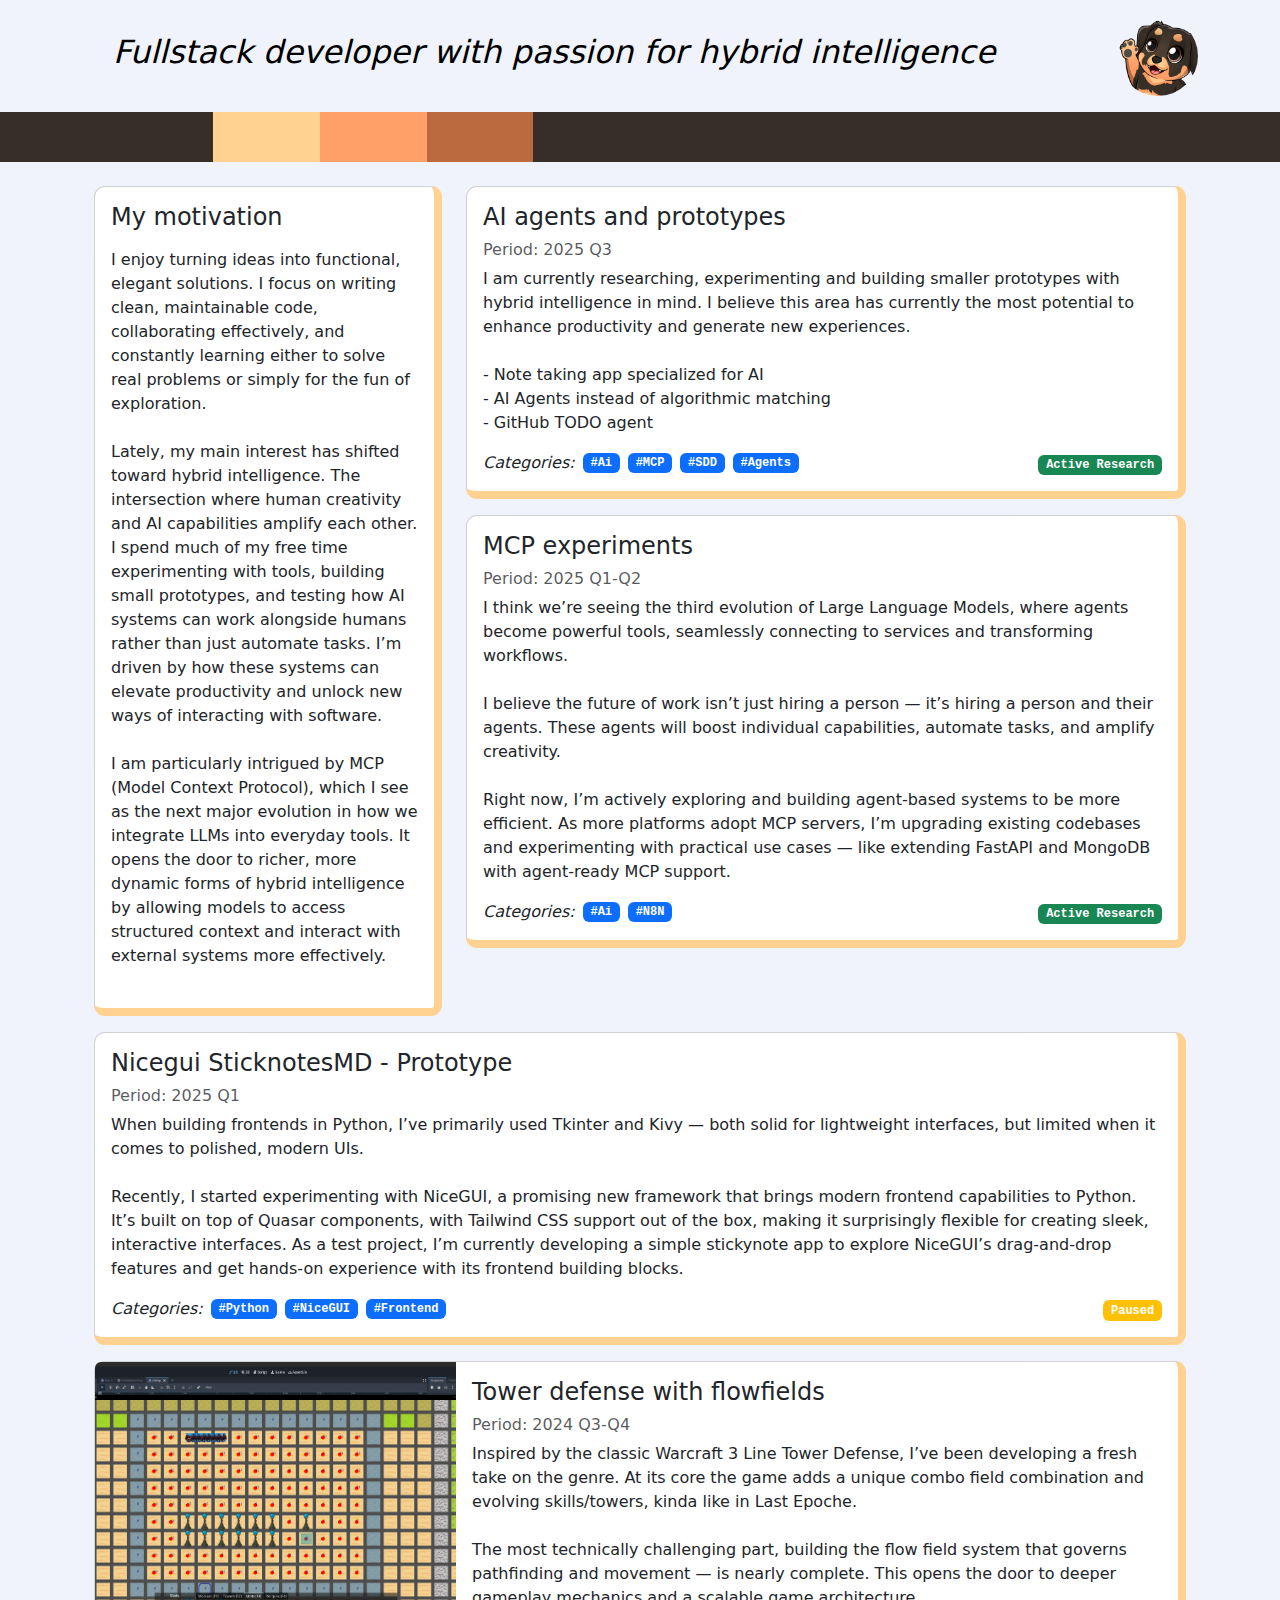
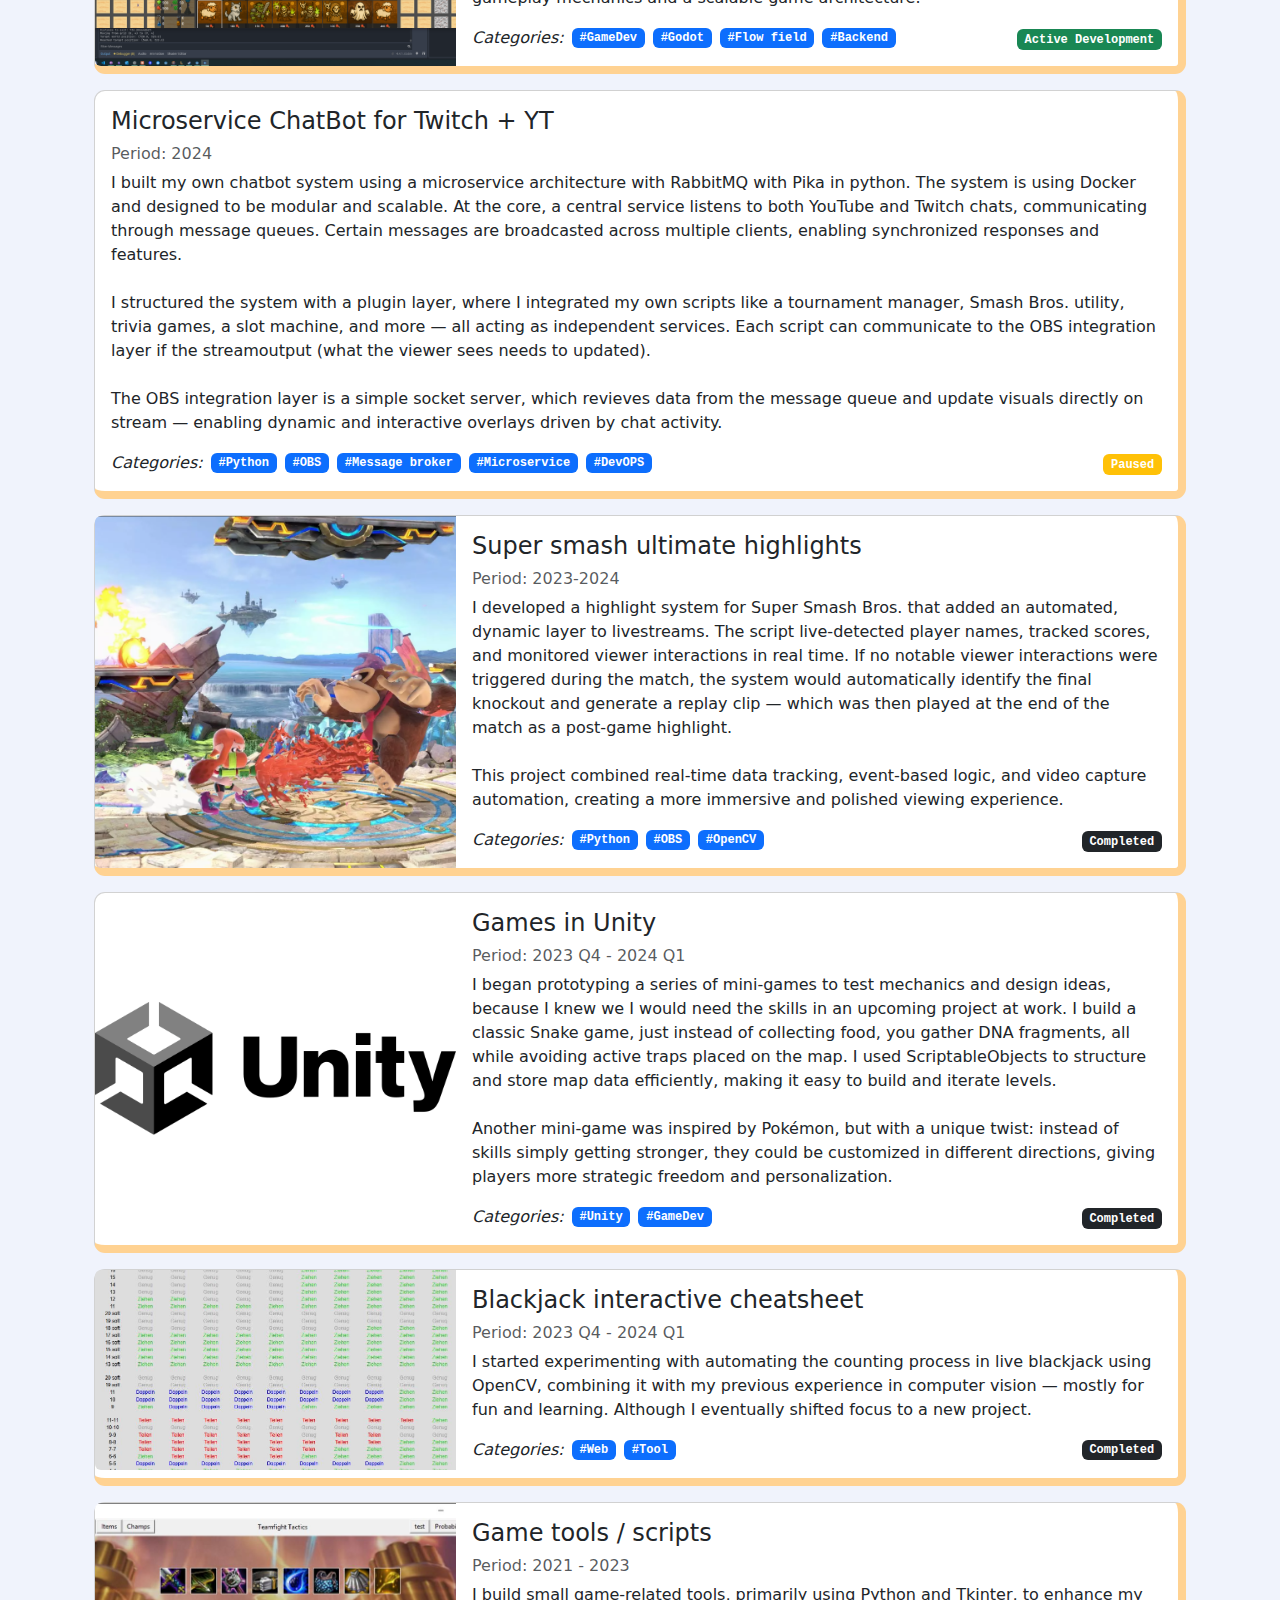
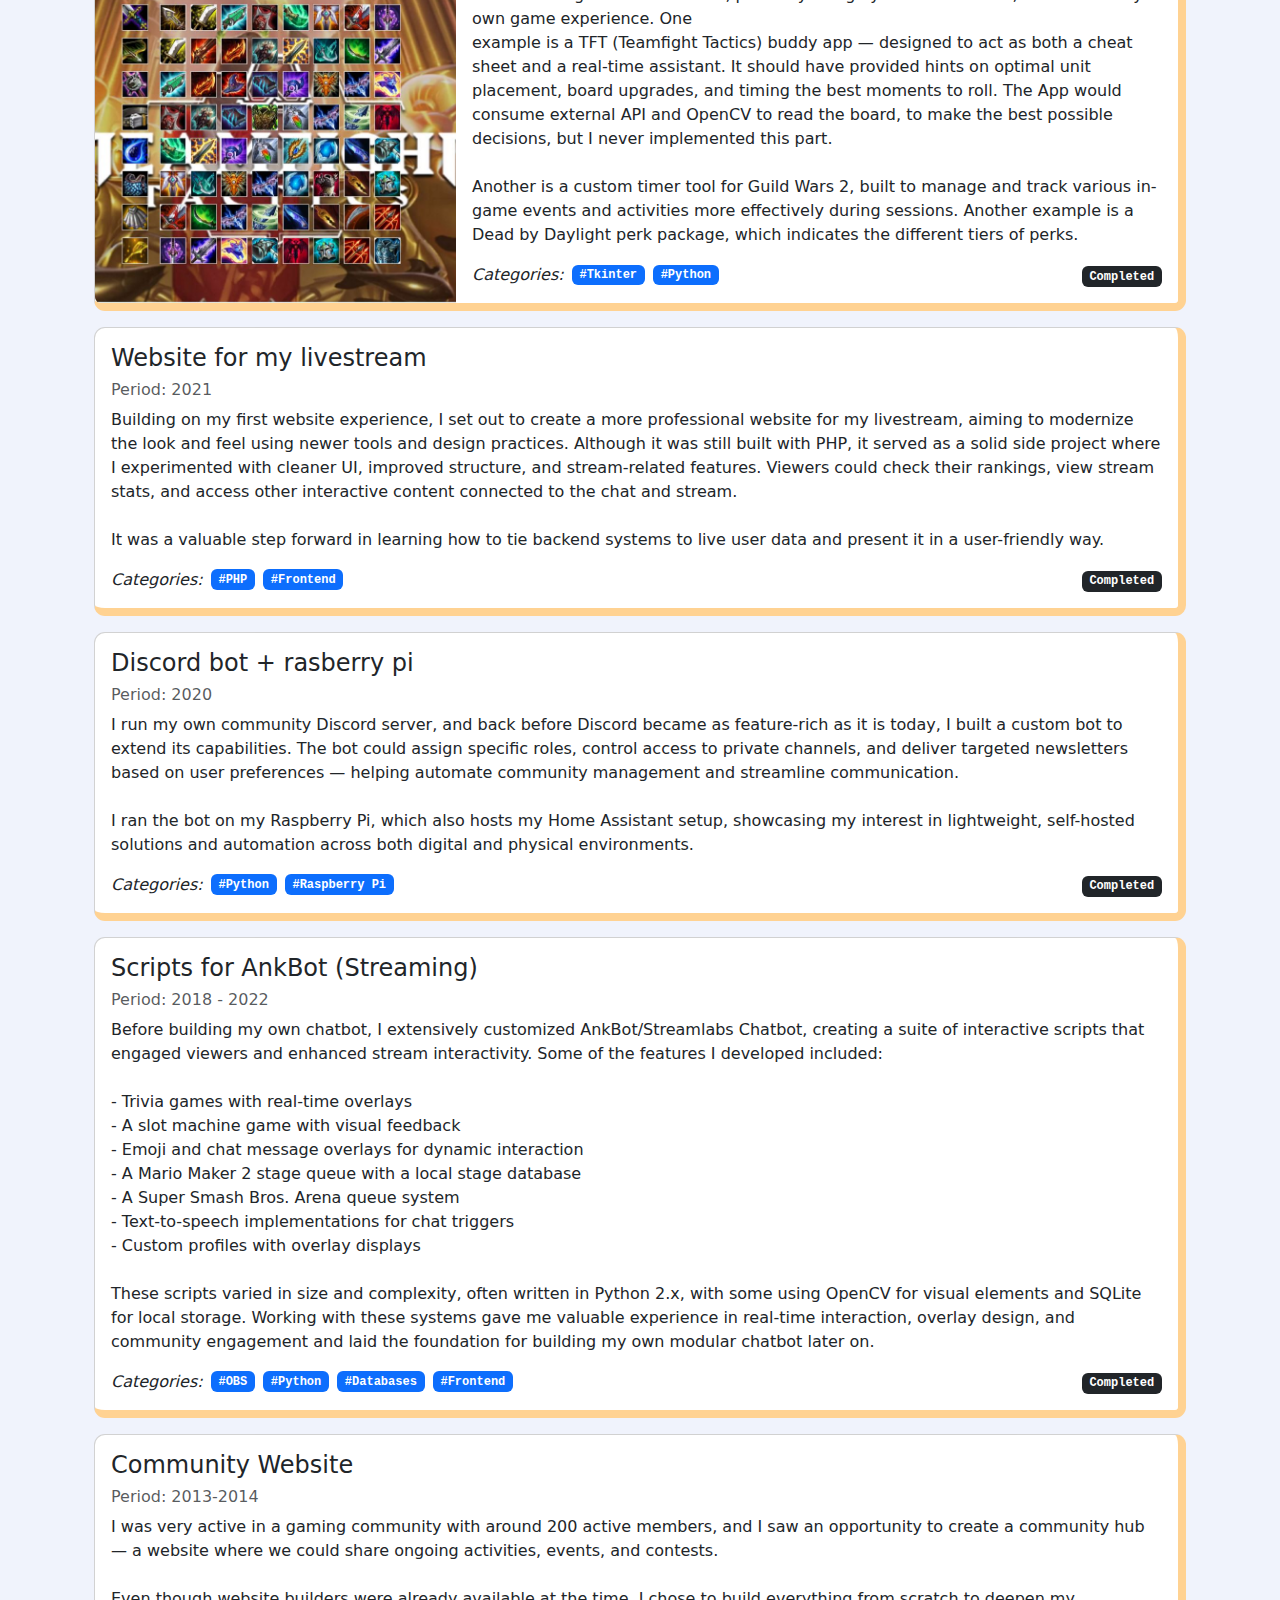
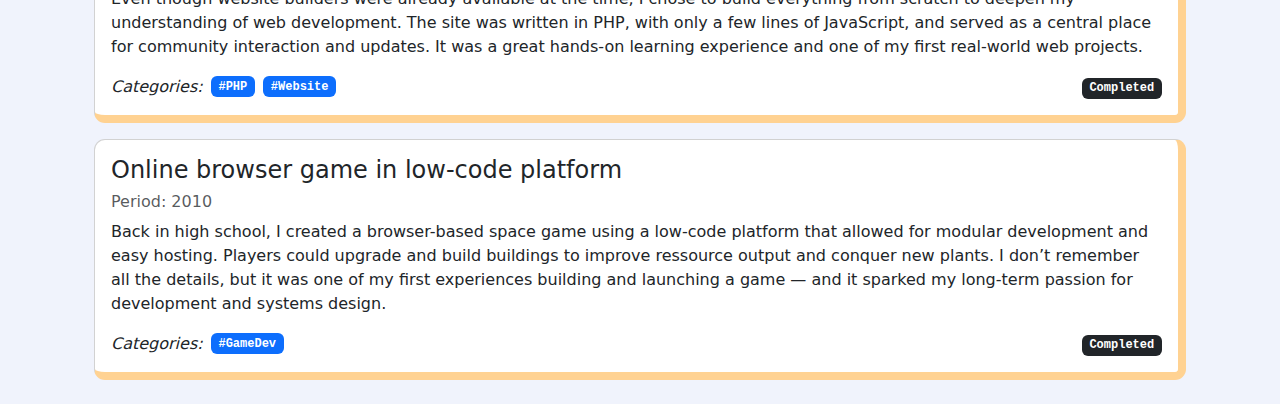
<file: index.html>
<!DOCTYPE html>
<html data-bs-theme="light" lang="en">

<head>
    <meta charset="utf-8">
    <meta name="viewport" content="width=device-width, initial-scale=1.0, shrink-to-fit=no">
    <title>Portfolio_New</title>
    <link rel="stylesheet" href="assets/bootstrap/css/bootstrap.min.css">
    <link rel="stylesheet" href="https://fonts.googleapis.com/css?family=Montserrat:400,500,700">
    <link rel="stylesheet" href="assets/css/styles.min.css">
</head>

<body style="background: #f0f3fc;">
    <nav class="navbar navbar-expand-md py-3" style="background: #f0f3fc;">
        <div class="container"><a class="navbar-brand d-flex vw-100 flex-column align-items-start" href="#">
                <h2 class="fw-light fst-italic lh-base" style="padding-left: 31px;">Fullstack developer with passion for hybrid intelligence</h2>
            </a><img class="float-end rounded-circle" src="assets/img/Paw%20ver.2.png" width="80px"><button data-bs-toggle="collapse" class="navbar-toggler" data-bs-target="#navcol-2"><span class="visually-hidden">Toggle navigation</span><span class="navbar-toggler-icon"></span></button>
            <div class="collapse navbar-collapse" id="navcol-2">
                <ul class="navbar-nav ms-auto"></ul><a class="btn btn-primary d-none ms-md-2 custom-button" role="button" href="#">CV</a><a class="btn btn-primary d-none ms-md-2 custom-button" role="button" href="#">Projects</a>
            </div>
        </div>
    </nav>
    <div class="container-fluid p-0">
        <div class="row g-0">
            <div class="col-2" style="background: var(--custom-color-base);">
                <div style="min-height: 50px;"></div>
            </div>
            <div class="col-1" style="background: var(--custom-color-accent01);">
                <div></div>
            </div>
            <div class="col-1" style="background: var(--custom-color-accent02);">
                <div></div>
            </div>
            <div class="col-1" style="background: var(--custom-color-accent03);">
                <div></div>
            </div>
            <div class="col" style="background: var(--custom-color-base);">
                <div></div>
            </div>
        </div>
    </div>
    <div class="container mt-4 mb-4">
        <div class="row">
            <div class="col col-sm-12 col-md-12 col-lg-4 col-xl-4 col-xxl-4 d-flex align-items-stretch mb-3">
                <div class="card custom-card">
                    <div class="card-body">
                        <h4 class="mb-3 card-title">My motivation</h4>
                        <p class="card-text">I enjoy turning ideas into functional, elegant solutions. I focus on writing clean, maintainable code, collaborating effectively, and constantly learning either to solve real problems or simply for the fun of exploration.<br><br>Lately, my main interest has shifted toward hybrid intelligence. The intersection where human creativity and AI capabilities amplify each other. I spend much of my free time experimenting with tools, building small prototypes, and testing how AI systems can work alongside humans rather than just automate tasks. I’m driven by how these systems can elevate productivity and unlock new ways of interacting with software.<br><br>I am particularly intrigued by MCP (Model Context Protocol), which I see as the next major evolution in how we integrate LLMs into everyday tools. It opens the door to richer, more dynamic forms of hybrid intelligence by allowing models to access structured context and interact with external systems more effectively.<br><br></p>
                    </div>
                </div>
            </div>
            <div class="col mb-3">
                <div class="d-flex flex-column gap-3">
                    <div class="card custom-card">
                        <div class="row g-0">
                            <div class="col">
                                <div class="card-body">
                                    <h4>AI agents and prototypes</h4>
                                    <h6 class="text-muted mb-2">Period: 2025 Q3</h6>
                                    <p>I am currently researching, experimenting and building smaller prototypes with hybrid intelligence in mind. I believe this area has currently the most potential to enhance productivity and generate new experiences.<br><br>- Note taking app specialized for AI<br>- AI Agents instead of algorithmic matching<br>- GitHub TODO agent</p>
                                    <div class="d-flex justify-content-start align-items-center gap-2"><span class="fst-italic">Categories:</span><span class="badge bg-primary font-monospace">#Ai</span><span class="badge bg-primary font-monospace">#MCP</span><span class="badge bg-primary font-monospace">#SDD</span><span class="badge bg-primary font-monospace">#Agents</span></div><span class="badge bg-success font-monospace position-absolute bottom-0 end-0 m-3">Active Research</span>
                                </div>
                            </div>
                        </div>
                    </div>
                    <div class="card custom-card">
                        <div class="row g-0">
                            <div class="col">
                                <div class="card-body">
                                    <h4>MCP experiments</h4>
                                    <h6 class="text-muted mb-2">Period: 2025 Q1-Q2</h6>
                                    <p>I think we’re seeing the third evolution of Large Language Models, where agents become powerful tools, seamlessly connecting to services and transforming workflows.<br><br>I believe the future of work isn’t just hiring a person — it’s hiring a person and their agents. These agents will boost individual capabilities, automate tasks, and amplify creativity.<br><br>Right now, I’m actively exploring and building agent-based systems to be more efficient. As more platforms adopt MCP servers, I’m upgrading existing codebases and experimenting with practical use cases — like extending FastAPI and MongoDB with agent-ready MCP support.</p>
                                    <div class="text-break d-flex justify-content-start align-items-center gap-2"><span class="fst-italic">Categories:</span><span class="badge bg-primary font-monospace">#Ai</span><span class="badge bg-primary font-monospace">#N8N</span><span class="badge bg-success font-monospace position-absolute bottom-0 end-0 m-3">Active&nbsp;<strong>Research</strong></span></div>
                                </div>
                            </div>
                        </div>
                    </div>
                </div>
            </div>
        </div>
        <div class="row mb-4">
            <div class="col">
                <div class="d-flex flex-column gap-3">
                    <div class="card custom-card">
                        <div class="row g-0">
                            <div class="col">
                                <div class="card-body">
                                    <h4>Nicegui SticknotesMD - Prototype</h4>
                                    <h6 class="text-muted mb-2">Period: 2025 Q1</h6>
                                    <p>When building frontends in Python, I’ve primarily used Tkinter and Kivy — both solid for lightweight interfaces, but limited when it comes to polished, modern UIs.<br><br>Recently, I started experimenting with NiceGUI, a promising new framework that brings modern frontend capabilities to Python. It’s built on top of Quasar components, with Tailwind CSS support out of the box, making it surprisingly flexible for creating sleek, interactive interfaces. As a test project, I’m currently developing a simple stickynote app to explore NiceGUI’s drag-and-drop features and get hands-on experience with its frontend building blocks.</p>
                                    <div class="text-break d-flex justify-content-start align-items-center gap-2"><span class="fst-italic">Categories:</span><span class="badge bg-primary font-monospace">#Python</span><span class="badge bg-primary font-monospace">#NiceGUI</span><span class="badge bg-primary font-monospace">#Frontend</span><span class="badge bg-warning font-monospace position-absolute bottom-0 end-0 m-3">Paused</span></div>
                                </div>
                            </div>
                        </div>
                    </div>
                    <div class="card custom-card">
                        <div class="row g-0">
                            <div class="col-4"><img class="img-fluid object-fit-cover w-100 h-100 rounded-start" width="2553" height="1440" src="assets/img/progress.png"></div>
                            <div class="col">
                                <div class="card-body">
                                    <h4>Tower defense with flowfields</h4>
                                    <h6 class="text-muted mb-2">Period: 2024 Q3-Q4</h6>
                                    <p>Inspired by the classic Warcraft 3 Line Tower Defense, I’ve been developing a fresh take on the genre. At its core the game adds a&nbsp;unique combo field combination and evolving skills/towers, kinda like in Last Epoche.<br><br>The most technically challenging part, building the flow field system that governs pathfinding and movement — is nearly complete. This opens the door to deeper gameplay mechanics and a scalable game architecture.</p>
                                    <div class="text-break d-flex justify-content-start align-items-center gap-2"><span class="text-nowrap fst-italic">Categories:</span><span class="badge bg-primary font-monospace">#GameDev</span><span class="badge bg-primary font-monospace">#Godot</span><span class="badge bg-primary font-monospace">#Flow field</span><span class="badge bg-primary font-monospace">#Backend</span><span class="badge bg-success font-monospace position-absolute bottom-0 end-0 m-3">Active Development</span></div>
                                </div>
                            </div>
                        </div>
                    </div>
                    <div class="card custom-card">
                        <div class="row g-0">
                            <div class="col">
                                <div class="card-body">
                                    <h4>Microservice ChatBot for Twitch + YT</h4>
                                    <h6 class="text-muted mb-2">Period: 2024</h6>
                                    <p>I built my own chatbot system using a microservice architecture with RabbitMQ with Pika in python. The system is using Docker and designed to be modular and scalable. At the core, a central service listens to both YouTube and Twitch chats, communicating through message queues. Certain messages are broadcasted across multiple clients, enabling synchronized responses and features.<br><br>I structured the system with a plugin layer, where I integrated my own scripts like a tournament manager, Smash Bros. utility, trivia games, a slot machine, and more — all acting as independent services. Each script can communicate to the OBS integration layer if the streamoutput (what the viewer sees needs to updated).<br><br>The OBS integration layer is a simple socket server, which revieves data from the message queue and update visuals directly on stream — enabling dynamic and interactive overlays driven by chat activity.</p>
                                    <div class="d-flex justify-content-start align-items-center gap-2"><span class="fst-italic">Categories:</span><span class="badge bg-primary font-monospace">#Python</span><span class="badge bg-primary font-monospace">#OBS</span><span class="badge bg-primary font-monospace">#Message broker</span><span class="badge bg-primary font-monospace">#Microservice</span><span class="badge bg-primary font-monospace">#DevOPS</span></div><span class="badge bg-warning font-monospace position-absolute bottom-0 end-0 m-3">Paused</span>
                                </div>
                            </div>
                        </div>
                    </div>
                    <div class="card custom-card">
                        <div class="row g-0">
                            <div class="col-4"><img class="img-fluid object-fit-cover w-100 h-100 rounded-start" width="1498" height="847" src="assets/img/smash.png"></div>
                            <div class="col">
                                <div class="card-body">
                                    <h4>Super smash ultimate highlights</h4>
                                    <h6 class="text-muted mb-2">Period: 2023-2024</h6>
                                    <p>I developed a highlight system for Super Smash Bros. that added an automated, dynamic layer to livestreams. The script live-detected player names, tracked scores, and monitored viewer interactions in real time. If no notable viewer interactions were triggered during the match, the system would automatically identify the final knockout and generate a replay clip — which was then played at the end of the match as a post-game highlight.<br><br>This project combined real-time data tracking, event-based logic, and video capture automation, creating a more immersive and polished viewing experience.</p>
                                    <div class="d-flex justify-content-start align-items-center gap-2"><span class="fst-italic">Categories:</span><span class="badge bg-primary font-monospace">#Python</span><span class="badge bg-primary font-monospace">#OBS</span><span class="badge bg-primary font-monospace">#OpenCV</span></div><span class="badge bg-dark font-monospace position-absolute bottom-0 end-0 m-3">Completed</span>
                                </div>
                            </div>
                        </div>
                    </div>
                    <div class="card custom-card">
                        <div class="row g-0">
                            <div class="col-4"><img class="img-fluid object-fit-contain w-100 h-100 rounded-start" width="960" height="354" src="assets/img/960px-Unity_2021.svg.png"></div>
                            <div class="col">
                                <div class="card-body">
                                    <h4>Games in Unity</h4>
                                    <h6 class="text-muted mb-2">Period: 2023 Q4 - 2024 Q1</h6>
                                    <p>I began prototyping a series of mini-games to test mechanics and design ideas, because I knew we I would need the skills in an upcoming project at work. I build a classic Snake game, just instead of collecting food, you gather DNA fragments, all while avoiding active traps placed on the map. I used ScriptableObjects to structure and store map data efficiently, making it easy to build and iterate levels.<br><br>Another mini-game was inspired by Pokémon, but with a unique twist: instead of skills simply getting stronger, they could be customized in different directions, giving players more strategic freedom and personalization.</p>
                                    <div class="d-flex justify-content-start align-items-center gap-2"><span class="fst-italic">Categories:</span><span class="badge bg-primary font-monospace">#Unity</span><span class="badge bg-primary font-monospace">#GameDev</span></div><span class="badge bg-dark font-monospace position-absolute bottom-0 end-0 m-3">Completed</span>
                                </div>
                            </div>
                        </div>
                    </div>
                    <div class="card custom-card">
                        <div class="row g-0">
                            <div class="col-4"><img class="object-fit-cover w-100 rounded-start" src="assets/img/BJ.jpg" width="859" height="200"></div>
                            <div class="col">
                                <div class="card-body">
                                    <h4>Blackjack interactive cheatsheet</h4>
                                    <h6 class="text-muted mb-2">Period: 2023 Q4 - 2024 Q1</h6>
                                    <p>I started experimenting with automating the counting process in live blackjack using OpenCV, combining it with my previous experience in computer vision — mostly for fun and learning. Although I eventually shifted focus to a new project.</p>
                                    <div class="d-flex justify-content-start align-items-center gap-2"><span class="fst-italic">Categories:</span><span class="badge bg-primary font-monospace">#Web</span><span class="badge bg-primary font-monospace">#Tool</span><span class="badge bg-dark font-monospace position-absolute end-0 m-3">Completed</span></div>
                                </div>
                            </div>
                        </div>
                    </div>
                    <div class="card custom-card">
                        <div class="row g-0">
                            <div class="col-4"><img class="img-fluid object-fit-cover w-100 h-100 rounded-start" width="941" height="838" src="assets/img/tft_calc.jpg"></div>
                            <div class="col">
                                <div class="card-body">
                                    <h4>Game tools / scripts</h4>
                                    <h6 class="text-muted mb-2">Period: 2021 - 2023</h6>
                                    <p>I build&nbsp;small game-related tools, primarily using Python and Tkinter, to enhance my own game experience. One<br> example is a TFT (Teamfight Tactics) buddy app — designed to act as both a cheat sheet and a real-time assistant. It should have provided hints on optimal unit placement, board upgrades, and timing the best moments to roll. The App would consume external&nbsp;API and OpenCV to read the board, to make the best possible decisions, but I never implemented this part.<br><br>Another is a custom timer tool for Guild Wars 2, built to manage and track various in-game events and activities more effectively during sessions. Another example is a Dead by Daylight perk package, which indicates the different tiers of perks.</p>
                                    <div class="d-flex justify-content-start align-items-center gap-2"><span class="fst-italic">Categories:</span><span class="badge bg-primary font-monospace">#Tkinter</span><span class="badge bg-primary font-monospace">#Python</span></div><span class="badge bg-dark font-monospace position-absolute bottom-0 end-0 m-3">Completed</span>
                                </div>
                            </div>
                        </div>
                    </div>
                    <div class="card custom-card">
                        <div class="row g-0">
                            <div class="col">
                                <div class="card-body">
                                    <h4>Website for my livestream</h4>
                                    <h6 class="text-muted mb-2">Period: 2021</h6>
                                    <p>Building on my first website experience, I set out to create a more professional website for my livestream, aiming to modernize the look and feel using newer tools and design practices. Although it was still built with PHP, it served as a solid side project where I experimented with cleaner UI, improved structure, and stream-related features. Viewers could check their rankings, view stream stats, and access other interactive content connected to the chat and stream.<br><br>It was a valuable step forward in learning how to tie backend systems to live user data and present it in a user-friendly way.</p>
                                    <div class="d-flex justify-content-start align-items-center gap-2"><span class="fst-italic">Categories:</span><span class="badge bg-primary font-monospace">#PHP</span><span class="badge bg-primary font-monospace">#Frontend</span></div><span class="badge bg-dark font-monospace position-absolute bottom-0 end-0 m-3">Completed</span>
                                </div>
                            </div>
                        </div>
                    </div>
                    <div class="card custom-card">
                        <div class="row g-0">
                            <div class="col">
                                <div class="card-body">
                                    <h4>Discord bot + rasberry pi</h4>
                                    <h6 class="text-muted mb-2">Period: 2020</h6>
                                    <p>I run my own community Discord server, and back before Discord became as feature-rich as it is today, I built a custom bot to extend its capabilities. The bot could assign specific roles, control access to private channels, and deliver targeted newsletters based on user preferences — helping automate community management and streamline communication.<br><br>I ran the bot on my Raspberry Pi, which also hosts my Home Assistant setup, showcasing my interest in lightweight, self-hosted solutions and automation across both digital and physical environments.</p>
                                    <div class="d-flex justify-content-start align-items-center gap-2"><span class="fst-italic">Categories:</span><span class="badge bg-primary font-monospace">#Python</span><span class="badge bg-primary font-monospace">#Raspberry Pi</span></div><span class="badge bg-dark font-monospace position-absolute bottom-0 end-0 m-3">Completed</span>
                                </div>
                            </div>
                        </div>
                    </div>
                    <div class="card custom-card">
                        <div class="row g-0">
                            <div class="col">
                                <div class="card-body">
                                    <h4>Scripts for AnkBot (Streaming)</h4>
                                    <h6 class="text-muted mb-2">Period: 2018 - 2022</h6>
                                    <p>Before building my own chatbot, I extensively customized AnkBot/Streamlabs Chatbot, creating a suite of interactive scripts that engaged viewers and enhanced stream interactivity. Some of the features I developed included:<br><br>- Trivia games with real-time overlays<br>- A slot machine game with visual feedback<br>- Emoji and chat message overlays for dynamic interaction<br>- A Mario Maker 2 stage queue with a local stage database<br>- A Super Smash Bros. Arena queue system<br>- Text-to-speech implementations for chat triggers<br>- Custom profiles with overlay displays<br><br>These scripts varied in size and complexity, often written in Python 2.x, with some using OpenCV for visual elements and SQLite for local storage. Working with these systems gave me valuable experience in real-time interaction, overlay design, and community engagement and laid the foundation for building my own modular chatbot later on.</p>
                                    <div class="d-flex justify-content-start align-items-center gap-2"><span class="fst-italic">Categories:</span><span class="badge bg-primary font-monospace">#OBS</span><span class="badge bg-primary font-monospace">#Python</span><span class="badge bg-primary font-monospace">#Databases</span><span class="badge bg-primary font-monospace">#Frontend</span></div><span class="badge bg-dark font-monospace position-absolute bottom-0 end-0 m-3">Completed</span>
                                </div>
                            </div>
                        </div>
                    </div>
                    <div class="card custom-card">
                        <div class="row g-0">
                            <div class="col">
                                <div class="card-body">
                                    <h4>Community Website</h4>
                                    <h6 class="text-muted mb-2">Period: 2013-2014</h6>
                                    <p>I was very active in a gaming community with around 200 active members, and I saw an opportunity to create a community hub — a website where we could share ongoing activities, events, and contests.<br><br>Even though website builders were already available at the time, I chose to build everything from scratch to deepen my understanding of web development. The site was written in PHP, with only a few lines of JavaScript, and served as a central place for community interaction and updates. It was a great hands-on learning experience and one of my first real-world web projects.</p>
                                    <div class="d-flex justify-content-start align-items-center gap-2"><span class="fst-italic">Categories:</span><span class="badge bg-primary font-monospace">#PHP</span><span class="badge bg-primary font-monospace">#Website</span></div><span class="badge bg-dark font-monospace position-absolute bottom-0 end-0 m-3">Completed</span>
                                </div>
                            </div>
                        </div>
                    </div>
                    <div class="card custom-card">
                        <div class="row g-0">
                            <div class="col">
                                <div class="card-body">
                                    <h4>Online browser game in low-code platform</h4>
                                    <h6 class="text-muted mb-2">Period: 2010</h6>
                                    <p>Back in high school, I created a browser-based space game using a low-code platform that allowed for modular development and easy hosting. Players could upgrade and build buildings to improve ressource output and conquer new plants. I don’t remember all the details, but it was one of my first experiences building and launching a game — and it sparked my long-term passion for development and systems design.</p>
                                    <div class="d-flex justify-content-start align-items-center gap-2"><span class="fst-italic">Categories:</span><span class="badge bg-primary font-monospace">#GameDev</span></div><span class="badge bg-dark font-monospace position-absolute bottom-0 end-0 m-3">Completed</span>
                                </div>
                            </div>
                        </div>
                    </div>
                </div>
            </div>
        </div>
    </div>
    <script src="assets/bootstrap/js/bootstrap.min.js"></script>
    <script src="assets/js/script.min.js"></script>
</body>

</html>
</file>
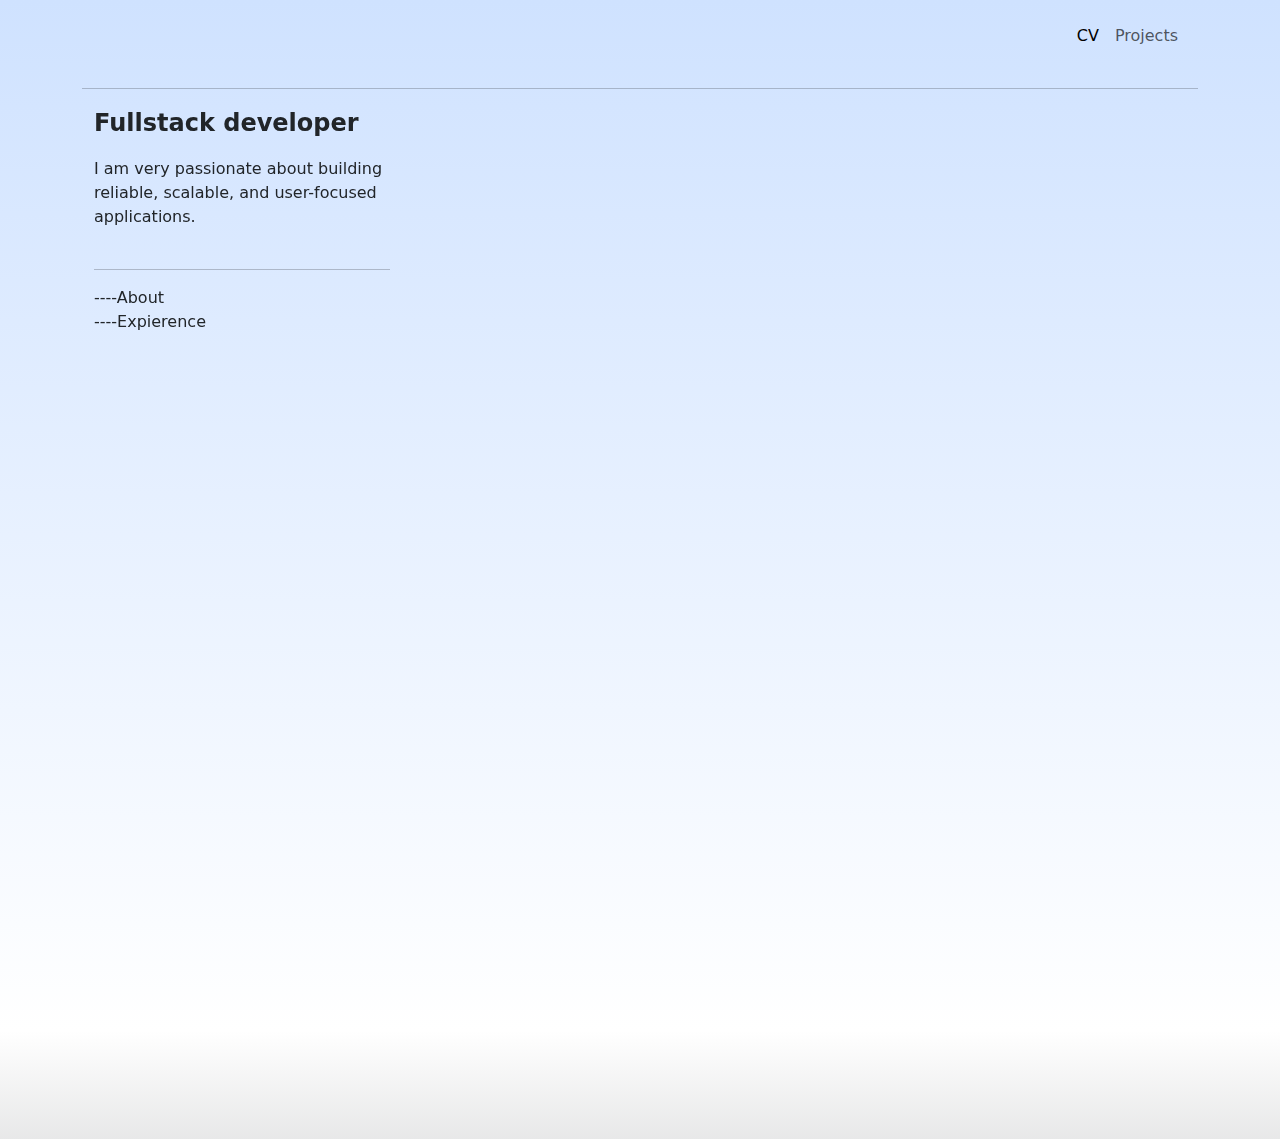
<file: CV.html>
<!DOCTYPE html>
<html data-bs-theme="light" lang="en" style="font-size: 1em;">

<head>
    <meta charset="utf-8">
    <meta name="viewport" content="width=device-width, initial-scale=1.0, shrink-to-fit=no">
    <title>Portfolio</title>
    <link rel="stylesheet" href="assets/bootstrap/css/bootstrap.min.css">
    <link rel="stylesheet" href="https://fonts.googleapis.com/css?family=Montserrat:400,500,700">
    <link rel="stylesheet" href="assets/css/styles.min.css">
    <link rel="stylesheet" href="assets/css/aos.min.min.css">
</head>

<body style="background: repeating-linear-gradient(var(--bs-primary-bg-subtle), white, var(--bs-body-color) 181%);">
    <div class="container">
        <nav class="navbar navbar-expand-md bg-transparent py-3">
            <div class="container">
                <div class="collapse navbar-collapse" id="navcol-2">
                    <ul class="navbar-nav ms-auto">
                        <li class="nav-item"><a class="nav-link active" href="#">CV</a></li>
                        <li class="nav-item"><a class="nav-link" href="#">Projects</a></li>
                    </ul>
                </div>
            </div>
        </nav>
        <hr>
        <div class="row">
            <div class="col-3 col-sm-3 col-md-3 col-lg-3 col-xl-3 col-xxl-2 flex-shrink-0" style="position: fixed;">
                <div>
                    <p class="fs-4"><strong>Fullstack developer&nbsp;</strong></p>
                    <p>I&nbsp;am very passionate about building reliable, scalable, and user-focused applications.<br><br></p>
                    <hr>
                    <div><span>----</span><span>About</span></div>
                    <div><span>----</span><span>Expierence</span></div>
                </div>
            </div>
            <div class="col offset-4 offset-lg-4 flex-shrink-1" data-aos="fade-down">
                <div class="row">
                    <div class="col">
                        <p>With experience in full-stack development, I enjoy turning ideas into functional, elegant solutions. Whether working on web apps, APIs, or system integrations, I focus on writing clean code, collaborating effectively, and continually learning new technologies to solve real-world problems.<br><br>I'm very interested in the evolving world of AI and often spend my free time experimenting with tools and new techniques. Whether it's testing small prototypes or exploring emerging frameworks, I enjoy learning by building. I am currently very intrested in MCP (Model context protokol) because I think its the third evolution of the usage of LLM´s.<br><br><br></p>
                        <hr>
                    </div>
                </div>
                <div class="row">
                    <div class="col-3">
                        <div>
                            <p>2021 - Present</p>
                        </div>
                    </div>
                    <div class="col justify-content-xxl-center align-items-xxl-end">
                        <div>
                            <h2>Fullstack developer (SundK)</h2>
                        </div>
                        <p style="text-align: justify;color: var(--bs-light-text-emphasis);">Build and maintain critical components used to construct Klaviyo’s frontend, across the whole product. Work closely with cross-functional teams, including developers, designers, and product managers, to implement and advocate for best practices in web accessibility.</p>
                    </div>
                </div>
                <div class="row">
                    <div class="col"><span>Labels:&nbsp; &nbsp;<span class="badge rounded-pill bg-primary">#Python</span><span class="badge rounded-pill bg-primary">#Python</span></span>
                        <hr>
                    </div>
                </div>
                <div class="row">
                    <div class="col-3">
                        <div>
                            <p>2021 - Present</p>
                        </div>
                    </div>
                    <div class="col justify-content-xxl-center align-items-xxl-end">
                        <div>
                            <h2>Fullstack developer</h2>
                        </div>
                        <p style="text-align: justify;color: var(--bs-light-text-emphasis);">Build and maintain critical components used to construct Klaviyo’s frontend, across the whole product. Work closely with cross-functional teams, including developers, designers, and product managers, to implement and advocate for best practices in web accessibility.</p>
                    </div>
                </div>
                <div class="row">
                    <div class="col"><span>Labels:&nbsp; &nbsp;<span class="badge bg-primary" style="padding: 4.25px 9.75px;">#Python</span><span class="badge bg-primary" style="padding: 4.25px 9.75px;margin: 4px;">#MongoDB</span></span></div>
                </div>
            </div>
        </div>
    </div>
    <script src="assets/bootstrap/js/bootstrap.min.js"></script>
    <script src="assets/js/script.min.js"></script>
    <script src="assets/js/aos.min.min.js"></script>
</body>

</html>
</file>
<file: assets/css/styles.min.css>
.custom-card{border-radius:11px;border-right:8px solid var(--custom-color-accent01);border-bottom:8px solid var(--custom-color-accent01)}.custom-button{background:var(--custom-color-accent02);border-color:#bb693f}.custom-button:hover{background:var(--custom-color-accent03);border-color:var(--custom-color-accent03)}:root{--custom-color-base:#372f27;--custom-color-accent01:#ffd292;--custom-color-accent02:#ffa068;--custom-color-accent03:#bb693f}@media (max-width:600px){.offset-lg-4{margin-left:33.33333333%;font-size:.75em}}@media (min-width:900px){.offset-lg-4{margin-left:33.33333333%;font-size:1.25em}}.fit-cover{object-fit:cover}#baguetteBox-overlay{display:none;opacity:0;position:fixed;overflow:hidden;top:0;left:0;width:100%;height:100%;z-index:1000000;background-color:rgba(0,0,0,.8);-webkit-transition:opacity .5s;transition:opacity .5s}#baguetteBox-overlay.visible{opacity:1}#baguetteBox-overlay .full-image{display:inline-block;position:relative;width:100%;height:100%;text-align:center}#baguetteBox-overlay .full-image figure{display:inline;margin:0;height:100%}#baguetteBox-overlay .full-image img{display:inline-block;width:auto;height:auto;max-height:100%;max-width:100%;vertical-align:middle;-webkit-box-shadow:0 0 8px rgba(0,0,0,.6);-moz-box-shadow:0 0 8px rgba(0,0,0,.6);box-shadow:0 0 8px rgba(0,0,0,.6)}#baguetteBox-overlay .full-image figcaption{display:block;position:absolute;bottom:0;width:100%;text-align:center;line-height:1.8;white-space:normal;color:#ccc;background-color:rgba(0,0,0,.6);font-family:sans-serif}#baguetteBox-overlay .full-image:before{content:"";display:inline-block;height:50%;width:1px;margin-right:-1px}#baguetteBox-slider{position:absolute;left:0;top:0;height:100%;width:100%;white-space:nowrap;-webkit-transition:left .4s,-webkit-transform .4s;transition:left .4s,transform .4s,-webkit-transform .4s,-moz-transform .4s}#baguetteBox-slider.bounce-from-right{-webkit-animation:.4s ease-out bounceFromRight;animation:.4s ease-out bounceFromRight}#baguetteBox-slider.bounce-from-left{-webkit-animation:.4s ease-out bounceFromLeft;animation:.4s ease-out bounceFromLeft}@keyframes bounceFromRight{0%,100%{margin-left:0}50%{margin-left:-30px}}@keyframes bounceFromLeft{0%,100%{margin-left:0}50%{margin-left:30px}}.baguetteBox-button#next-button,.baguetteBox-button#previous-button{top:50%;top:calc(50% - 30px);width:44px;height:60px}.baguetteBox-button{position:absolute;cursor:pointer;outline:0;padding:0;margin:0;border:0;-moz-border-radius:15%;border-radius:15%;background-color:rgba(50,50,50,.5);color:#ddd;font:1.6em sans-serif;-webkit-transition:background-color .4s;transition:background-color .4s}.baguetteBox-button:focus,.baguetteBox-button:hover{background-color:rgba(50,50,50,.9)}.baguetteBox-button#next-button{right:2%}.baguetteBox-button#previous-button{left:2%}.baguetteBox-button#close-button{top:20px;right:2%;right:calc(2% + 6px);width:30px;height:30px}.baguetteBox-button svg{position:absolute;left:0;top:0}.baguetteBox-spinner{width:40px;height:40px;display:inline-block;position:absolute;top:50%;left:50%;margin-top:-20px;margin-left:-20px}.baguetteBox-double-bounce1,.baguetteBox-double-bounce2{width:100%;height:100%;-moz-border-radius:50%;border-radius:50%;background-color:#fff;opacity:.6;position:absolute;top:0;left:0;-webkit-animation:2s ease-in-out infinite bounce;animation:2s ease-in-out infinite bounce}.baguetteBox-double-bounce2{-webkit-animation-delay:-1s;animation-delay:-1s}@keyframes bounce{0%,100%{-webkit-transform:scale(0);-moz-transform:scale(0);transform:scale(0)}50%{-webkit-transform:scale(1);-moz-transform:scale(1);transform:scale(1)}}.bs-icon{--bs-icon-size:.75rem;display:flex;flex-shrink:0;justify-content:center;align-items:center;font-size:var(--bs-icon-size);width:calc(var(--bs-icon-size) * 2);height:calc(var(--bs-icon-size) * 2);color:var(--bs-primary)}.bs-icon-xs{--bs-icon-size:1rem;width:calc(var(--bs-icon-size) * 1.5);height:calc(var(--bs-icon-size) * 1.5)}.bs-icon-sm{--bs-icon-size:1rem}.bs-icon-md{--bs-icon-size:1.5rem}.bs-icon-lg{--bs-icon-size:2rem}.bs-icon-xl{--bs-icon-size:2.5rem}.bs-icon.bs-icon-primary{color:var(--bs-white);background:var(--bs-primary)}.bs-icon.bs-icon-primary-light{color:var(--bs-primary);background:rgba(var(--bs-primary-rgb),.2)}.bs-icon.bs-icon-semi-white{color:var(--bs-primary);background:rgba(255,255,255,.5)}.bs-icon.bs-icon-rounded{border-radius:.5rem}.bs-icon.bs-icon-circle{border-radius:50%}.row{margin-left:0;margin-right:0}#wrapper{padding-left:70px;transition:.4s;height:100%}#sidebar-wrapper{margin-left:-150px;left:70px;width:150px;background:#222;position:fixed;height:100%;z-index:10000;transition:.4s}.sidebar-nav{display:block;float:left;width:150px;list-style:none;margin:0;padding:0}#page-content-wrapper{padding-left:0;margin-left:0;height:auto;width:100%}#wrapper.active{padding-left:150px}#wrapper.active #sidebar-wrapper{left:150px}#sidebar_menu li a,.sidebar-nav li a{color:#999;display:block;float:left;text-decoration:none;width:150px;background:#252525;border-top:1px solid #373737;border-bottom:1px solid #1a1a1a;-webkit-transition:background .5s;-moz-transition:background .5s;-o-transition:background .5s;-ms-transition:background .5s;transition:background .5s}.sidebar-nav li{line-height:40px;text-indent:20px}.sidebar-nav li a{color:#999;display:block;text-decoration:none}.sidebar-nav li a:hover{color:#fff;background:rgba(255,255,255,.2);text-decoration:none}.sidebar-nav li a:active,.sidebar-nav li a:focus{text-decoration:none}.sidebar-nav>.sidebar-brand{height:65px;line-height:60px;font-size:18px}.sidebar-nav>.sidebar-brand a{color:#999}.sidebar-nav>.sidebar-brand a:hover{color:#fff;background:0 0}#main_icon{float:right;padding-right:65px;padding-top:20px}.sub_icon{float:right;padding-right:65px;padding-top:10px}@media (max-width:767px){#wrapper{padding-left:70px;transition:.4s}#sidebar-wrapper{left:70px}#wrapper.active{padding-left:150px}#wrapper.active #sidebar-wrapper{left:150px;width:150px;transition:.4s}}*{-webkit-box-sizing:border-box;-moz-box-sizing:border-box;box-sizing:border-box}#fixed-social{top:130px;z-index:1;padding:0;margin:0;position:fixed}#fixed-social a{color:#fff;display:block;height:40px;position:relative;text-align:center;line-height:40px;width:40px;margin-bottom:1px;z-index:1}#fixed-social a:hover>span{visibility:visible;left:41px;opacity:1}#fixed-social a span{line-height:40px;left:60px;position:absolute;text-align:center;width:120px;visibility:hidden;transition-duration:.5s;z-index:1;opacity:0;font-family:Montserrat;font-weight:700}.fixed-facebook,.fixed-facebook span{background-color:#00aae5}.fixed-twitter,.fixed-twitter span{background-color:#1a91da}.fixed-linkedin,.fixed-linkedin span{background-color:#0077b5}.fixed-instagram,.fixed-instagram span{background-color:#ed2b29}.fixed-youtube,.fixed-youtube span{background-color:red}
</file>
